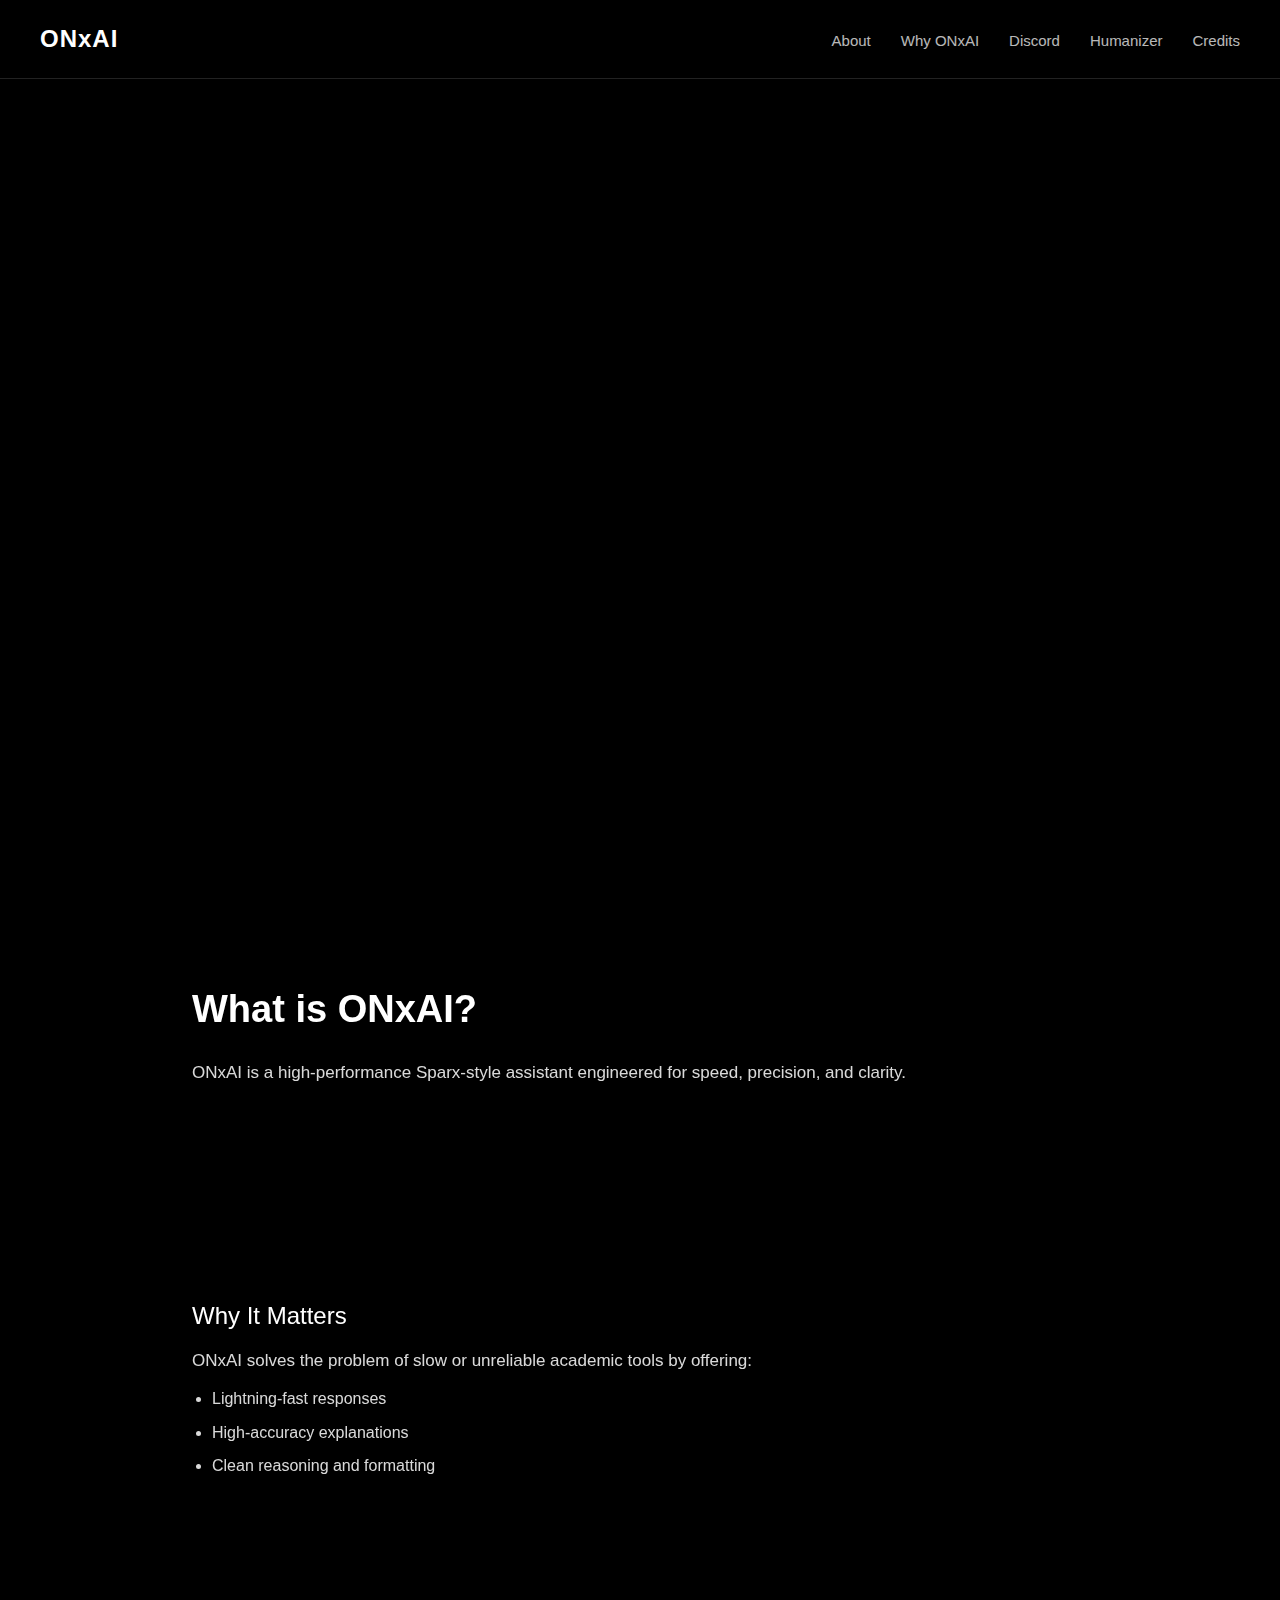
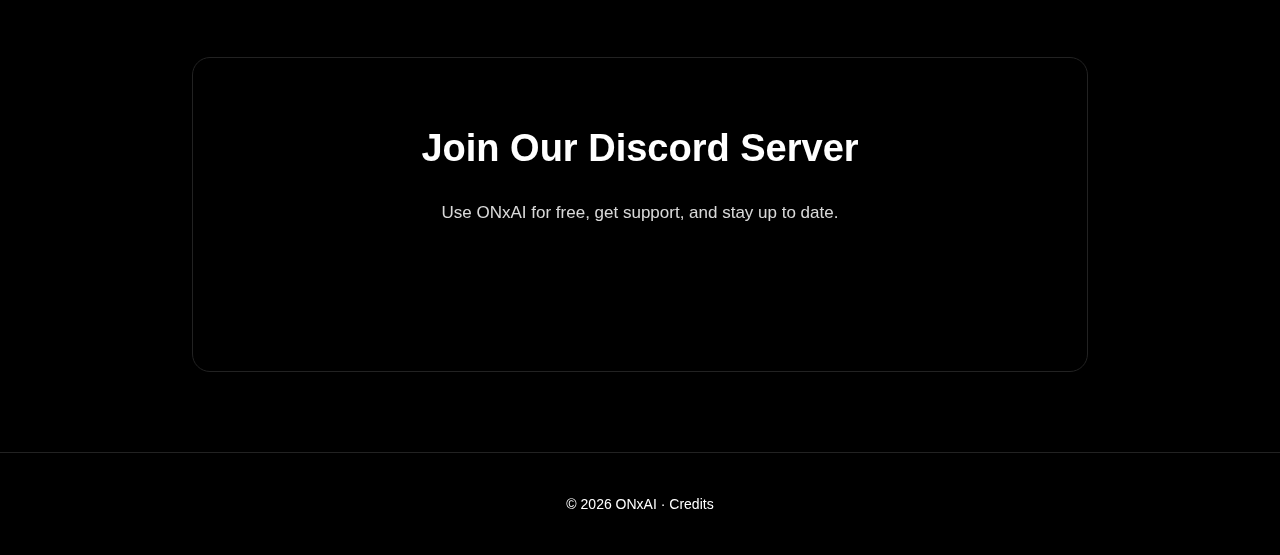
<file: index.html>
<!DOCTYPE html>
<html lang="en">
<head>
    <meta charset="utf-8">
    <meta http-equiv="X-UA-Compatible" content="IE=edge">
    <title>ONxAI</title>
    <meta name="viewport" content="width=device-width, initial-scale=1">

    <style>
        * {
            box-sizing: border-box;
            margin: 0;
            padding: 0;
            font-family: Arial, Helvetica, sans-serif;
        }

        body {
            background: #000;
            color: #fff;
            line-height: 1.6;
            overflow-x: hidden;
        }

        /* SCROLL GRADIENT OVERLAY */
        .scroll-gradient {
            position: fixed;
            inset: 0;
            background: linear-gradient(
                90deg,
                rgba(0, 0, 0, 1) 0%,
                rgba(69, 72, 79, 1) 50%,
                rgb(70, 73, 82) 100%
            );
            opacity: 0;
            pointer-events: none;
            z-index: -1;
            transition: opacity 0.1s linear;
        }

        /* NAV BAR */
        nav {
            position: sticky;
            top: 0;
            background: #000;
            padding: 16px 40px;
            display: flex;
            justify-content: space-between;
            align-items: center;
            border-bottom: 1px solid #222;
            z-index: 100;
        }

        nav h1 {
            font-size: 24px;
            cursor: pointer;
            letter-spacing: 1px;
        }

        nav ul {
            list-style: none;
            display: flex;
            gap: 30px;
        }

        nav ul li a {
            text-decoration: none;
            color: #fff;
            font-size: 15px;
            opacity: 0.85;
            transition: opacity 0.2s;
        }

        nav ul li a:hover {
            opacity: 1;
        }

        /* HERO */
        #hero {
            background-color: rgba(0, 0, 0, 1);
            transition: background-color 0.1s linear;            min-height: 90vh;
            display: flex;
            flex-direction: column;
            justify-content: center;
            align-items: center;
            text-align: center;
            padding: 0 12%;
            animation: fadeIn 1.2s ease forwards;
        }

        .hero-title {
            font-size: 64px;
            font-weight: 700;
            letter-spacing: 3px;
            opacity: 0;
            transform: translateY(20px);
            animation: slideUp 1s ease forwards;
        }

        .hero-subtitle {
            margin-top: 20px;
            font-size: 18px;
            max-width: 700px;
            opacity: 0;
            transform: translateY(20px);
            animation: slideUp 1s ease forwards;
            animation-delay: 0.3s;
        }

        .hero-btn {
            margin-top: 40px;
            padding: 14px 36px;
            border-radius: 30px;
            background: #fff;
            color: #000;
            border: none;
            font-size: 15px;
            font-weight: 600;
            cursor: pointer;
            opacity: 0;
            transform: translateY(20px);
            animation: slideUp 1s ease forwards;
            animation-delay: 0.6s;
            transition: transform 0.2s, opacity 0.2s;
        }

        .hero-btn:hover {
            transform: translateY(-2px);
            opacity: 0.9;
        }

        /* SECTIONS */
        section {
            padding: 90px 15%;
        }

        h2 {
            font-size: 38px;
            margin-bottom: 20px;
            font-weight: 600;
        }

        h3 {
            font-size: 24px;
            margin: 30px 0 12px;
            font-weight: 500;
        }

        p {
            font-size: 17px;
            opacity: 0.85;
            max-width: 800px;
        }

        ul {
            margin-top: 12px;
            margin-left: 20px;
        }

        ul li {
            margin-bottom: 8px;
            opacity: 0.85;
        }

        /* DISCORD */
        #discord {
            background-color: #000;
            border: 1px solid #222;
            border-radius: 18px;
            text-align: center;
            margin: 80px 15%;
            padding: 60px;
        }

        /* FOOTER */
        footer {
            background-color: #000;
            text-align: center;
            padding: 40px;
            border-top: 1px solid #222;
            font-size: 14px;
        }

        footer a {
            color: #fff;
            text-decoration: none;
        }

        footer a:hover {
            opacity: 0.8;
        }

        /* ANIMATIONS */
        @keyframes slideUp {
            to {
                opacity: 1;
                transform: translateY(0);
            }
        }

        @keyframes fadeIn {
            from { opacity: 0; }
            to { opacity: 1; }
        }

        /* RESPONSIVE */
        @media (max-width: 900px) {
            nav {
                flex-direction: column;
                gap: 12px;
            }

            section {
                padding: 60px 10%;
            }

            .hero-title {
                font-size: 42px;
            }
        }
    </style>
</head>

<body>

    <!-- GRADIENT OVERLAY -->
    <div class="scroll-gradient"></div>

    <!-- NAV BAR -->
    <nav>
        <h1 onclick="location.href='/'">ONxAI</h1>
        <ul>
            <li><a href="#about">About</a></li>
            <li><a href="#features">Why ONxAI</a></li>
            <li><a href="#discord">Discord</a></li>
            <li><a href="/humanizer/">Humanizer</a></li>
            <li><a href="/credits">Credits</a></li>
        </ul>
    </nav>

    <!-- HERO -->
    <section id="hero">
        <h2 class="hero-title">ONxAI</h2>
        <p class="hero-subtitle">
            The most advanced Sparx-style AI assistant.<br>
            Fast. Accurate. Reliable.
        </p>
        <a href="#discord">
            <button class="hero-btn">Get Started</button>
        </a>
    </section>

    <!-- ABOUT -->
    <section id="about">
        <h2>What is ONxAI?</h2>
        <p>
            ONxAI is a high-performance Sparx-style assistant engineered for speed,
            precision, and clarity.
        </p>
    </section>

    <!-- FEATURES -->
    <section id="features">
        <h3>Why It Matters</h3>
        <p>ONxAI solves the problem of slow or unreliable academic tools by offering:</p>
        <ul>
            <li>Lightning-fast responses</li>
            <li>High-accuracy explanations</li>
            <li>Clean reasoning and formatting</li>
        </ul>
    </section>

    <!-- DISCORD -->
    <section id="discord">
        <h2>Join Our Discord Server</h2>
        <p>Use ONxAI for free, get support, and stay up to date.</p>
        <a href="https://discord.gg/hpr8ssYHuJ" target="_blank">
            <button class="hero-btn">Join Discord</button>
        </a>
    </section>

    <!-- FOOTER -->
    <footer>
        © 2026 ONxAI · <a href="/credits">Credits</a>
    </footer>

    <!-- SCROLL SCRIPT -->
    <script>
        const gradient = document.querySelector(".scroll-gradient");
        const hero = document.querySelector("#hero");

        window.addEventListener("scroll", () => {
            const scrollY = window.scrollY;
            const maxScroll = window.innerHeight * 1.2;

            // progress from 0 → 1
            let progress = scrollY / maxScroll;
            progress = Math.min(Math.max(progress, 0), 1);

            // Gradient fades IN
            gradient.style.opacity = progress;

            // Hero background fades OUT
            const heroBgOpacity = 1 - progress * 2;
            hero.style.backgroundColor = `rgba(0, 0, 0, ${heroBgOpacity})`;
        });
    </script>

</body>
</html>
</file>
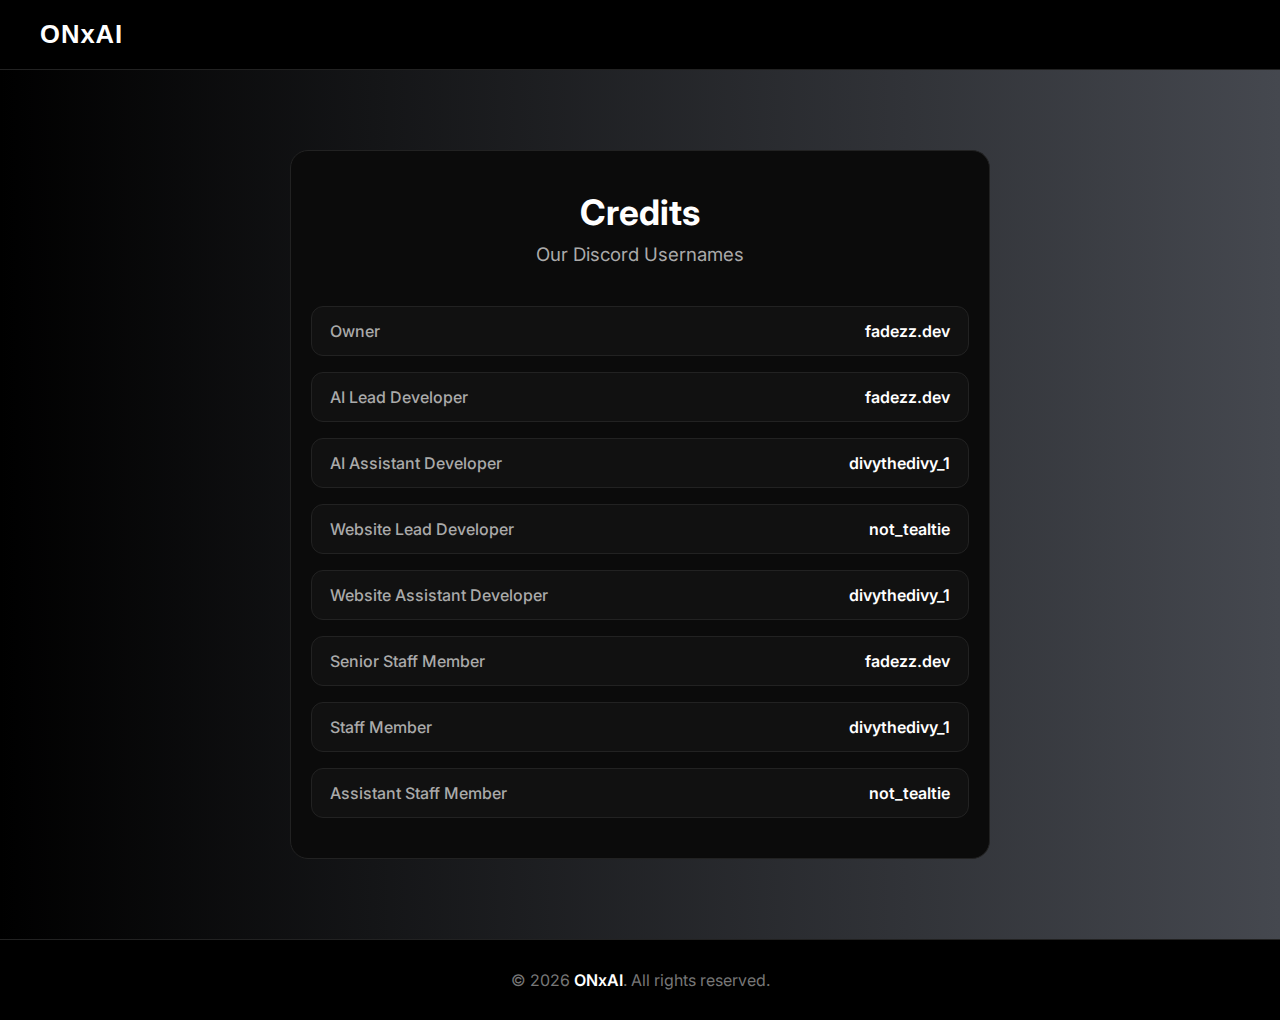
<file: credits/index.html>
<!DOCTYPE html>
<html lang="en">
<head>
<meta charset="UTF-8">
<meta name="viewport" content="width=device-width, initial-scale=1.0">
<title>ONxAI</title>

<link href="https://fonts.googleapis.com/css2?family=Inter:wght@400;600;700&display=swap" rel="stylesheet">

<style>
  * {
    margin: 0;
    padding: 0;
    box-sizing: border-box;
  }

  body {
    font-family: 'Inter', sans-serif;
    background: #000000;
    background: linear-gradient(90deg, rgba(0, 0, 0, 1) 0%, rgba(69, 72, 79, 1) 100%, rgba(71, 76, 99, 1) 50%);    color: #fff;
    min-height: 100vh;
  }

  /* Navbar / Header */
  nav {
    background-color: #000000;
    display: flex;
    align-items: center;
    padding: 20px 40px;
    border-bottom: 1px solid #222;
  }

  nav button {
    background: none;
    border: none;
    color: #fff;
    font-size: 1.6rem;
    font-weight: 700;
    cursor: pointer;
    letter-spacing: 1px;
  }

  nav button:hover {
    opacity: 0.8;
  }

  /* Credits Section */
  .credits {
    max-width: 700px;
    margin: 80px auto;
    padding: 40px 20px;
    background: #0b0b0b;
    border: 1px solid #222;
    border-radius: 18px;
  }

  .credits h1 {
    font-size: 2.2rem;
    margin-bottom: 10px;
    text-align: center;
  }

  .credits h3 {
    color: #aaa;
    font-weight: 400;
    margin-bottom: 40px;
    text-align: center;
  }

  .credits-list {
    display: flex;
    flex-direction: column;
    gap: 16px;
  }

  .credit-item {
    display: flex;
    justify-content: space-between;
    padding: 14px 18px;
    background: #111;
    border: 1px solid #222;
    border-radius: 12px;
  }

  .credit-role {
    color: #aaa;
    font-weight: 500;
  }

  .credit-name {
    font-weight: 600;
  }

  /* Footer */
  footer {
    background-color: #000000;
    text-align: center;
    padding: 30px 20px;
    border-top: 1px solid #222;
    color: #777;
  }

  footer span {
    color: #fff;
    font-weight: 600;
  }

  @media (max-width: 600px) {
    .credit-item {
      flex-direction: column;
      gap: 6px;
    }
  }
</style>
</head>
<body>

<!-- Header -->
<nav>
  <button onclick="runHomeClick()">ONxAI</button>
</nav>

<!-- Credits -->
<section class="credits">
  <h1>Credits</h1>
  <h3>Our Discord Usernames</h3>

  <div class="credits-list">
    <div class="credit-item">
      <span class="credit-role">Owner</span>
      <span class="credit-name">fadezz.dev</span>
    </div>

    <div class="credit-item">
      <span class="credit-role">AI Lead Developer</span>
      <span class="credit-name">fadezz.dev</span>
    </div>

    <div class="credit-item">
      <span class="credit-role">AI Assistant Developer</span>
      <span class="credit-name">divythedivy_1</span>
    </div>

    <div class="credit-item">
      <span class="credit-role">Website Lead Developer</span>
      <span class="credit-name">not_tealtie</span>
    </div>

    <div class="credit-item">
      <span class="credit-role">Website Assistant Developer</span>
      <span class="credit-name">divythedivy_1</span>
    </div>

    <div class="credit-item">
      <span class="credit-role">Senior Staff Member</span>
      <span class="credit-name">fadezz.dev</span>
    </div>

    <div class="credit-item">
      <span class="credit-role">Staff Member</span>
      <span class="credit-name">divythedivy_1</span>
    </div>

    <div class="credit-item">
      <span class="credit-role">Assistant Staff Member</span>
      <span class="credit-name">not_tealtie</span>
    </div>
  </div>
</section>

<!-- Footer -->
<footer>
  © 2026 <span>ONxAI</span>. All rights reserved.
</footer>

<script>
  function runHomeClick() {
    window.location.href = "/";
  }
</script>

</body>
</html>
</file>
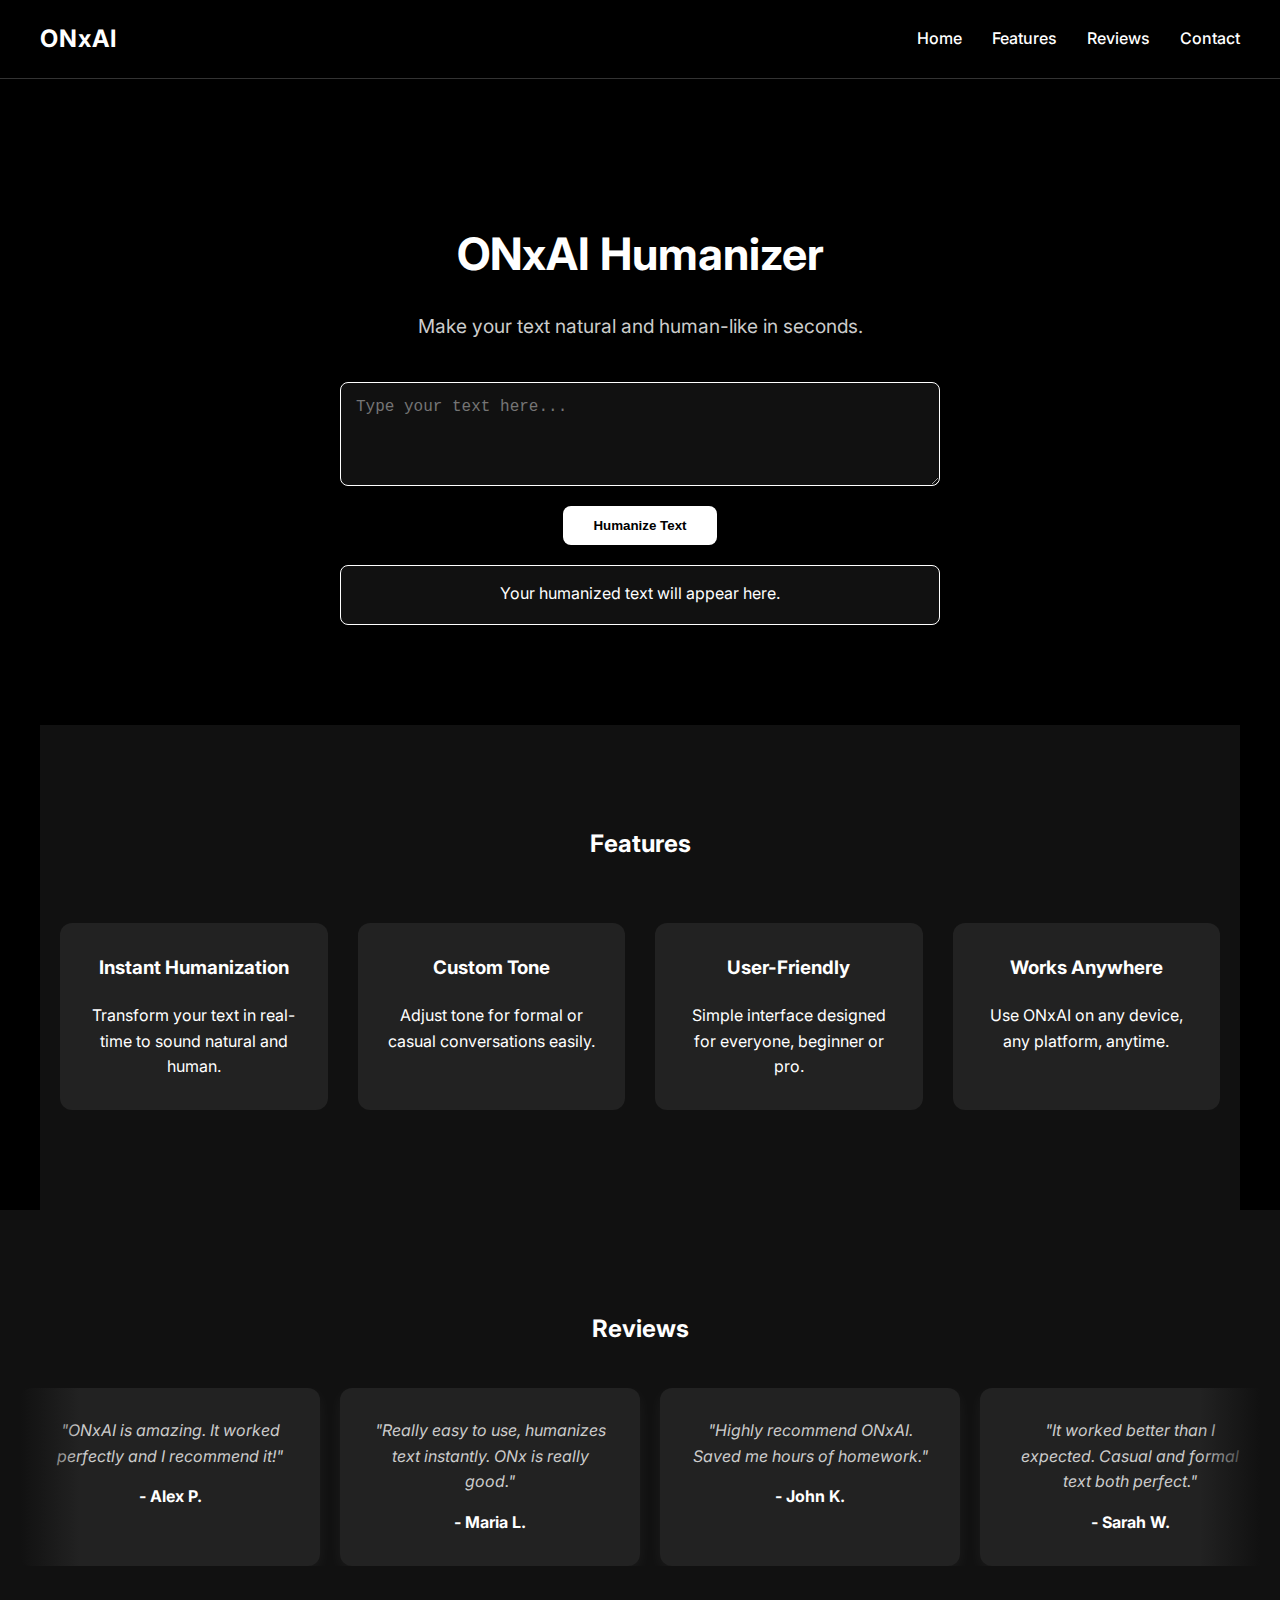
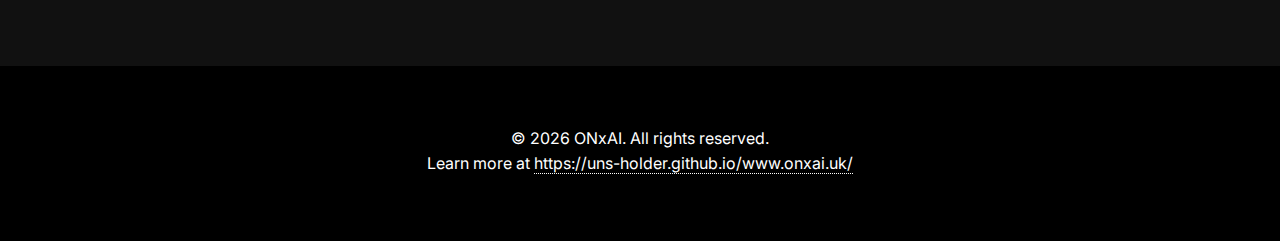
<file: humaniser/index.html>
<!DOCTYPE html>
<html lang="en">
<head>
<meta charset="UTF-8">
<meta name="viewport" content="width=device-width, initial-scale=1.0">
<title>ONxAI Humanizer</title>
<link href="https://fonts.googleapis.com/css2?family=Inter:wght@400;600;700&display=swap" rel="stylesheet">
<style>
  /* Reset & Base */
  * { box-sizing: border-box; margin: 0; padding: 0; }
  body { font-family: 'Inter', sans-serif; color: #fff; line-height: 1.6; background: #000; }
  a { text-decoration: none; color: inherit; }

  /* Navbar */
  nav {
    display: flex;
    justify-content: space-between;
    align-items: center;
    padding: 20px 40px;
    position: sticky;
    top: 0;
    background: #000;
    z-index: 1000;
    border-bottom: 1px solid #333;
  }
  nav .logo { font-weight: 700; font-size: 1.5rem; letter-spacing: 1px; }
  nav ul { display: flex; list-style: none; gap: 30px; }
  nav ul li a { font-weight: 500; transition: 0.3s; }
  nav ul li a:hover { color: #ff7e5f; }

  section { padding: 100px 20px; }

  h1, h2, h3 { font-weight: 700; margin-bottom: 20px; }

  /* Hero / AI Humanizer */
  #hero {
    text-align: center;
    padding: 140px 20px 100px;
  }
  #hero h1 { font-size: 2.8rem; margin-bottom: 20px; }
  #hero p { font-size: 1.2rem; margin-bottom: 40px; color: #ccc; }

  #humanizer {
    display: flex;
    flex-direction: column;
    align-items: center;
    gap: 20px;
    max-width: 600px;
    margin: 0 auto;
  }
  #humanizer textarea {
    width: 100%;
    padding: 15px;
    font-size: 16px;
    border-radius: 8px;
    border: 1px solid #fff;
    background: #111;
    color: #fff;
    outline: none;
  }
  #humanizer button {
    padding: 12px 30px;
    background: #fff;
    border: none;
    color: #000;
    font-weight: 600;
    cursor: pointer;
    border-radius: 8px;
    transition: 0.3s;
  }
  #humanizer button:hover { background: #ccc; }
  #output {
    background: #111;
    padding: 15px;
    border-radius: 8px;
    min-height: 60px;
    width: 100%;
    word-wrap: break-word;
    border: 1px solid #fff;
  }

  /* Features Section */
  #features {
    background: #111;
    display: flex;
    flex-direction: column;
    gap: 40px;
    max-width: 1200px;
    margin: 0 auto;
  }
  .feature-card {
    background: #222;
    padding: 30px;
    border-radius: 12px;
    flex: 1;
    text-align: center;
  }
  .features-grid {
    display: grid;
    grid-template-columns: repeat(auto-fit, minmax(250px, 1fr));
    gap: 30px;
  }

  /* Reviews Section */
  #reviews {
    background: #111;
    text-align: center;
    position: relative;
    overflow: hidden;
  }
  #reviews h2 { color: #fff; margin-bottom: 40px; }

  .reviews-wrapper {
    display: flex;
    overflow: hidden;
    position: relative;
  }

  .reviews-container {
    display: flex;
    gap: 20px;
  }

  .review-card {
    background: #222;
    padding: 30px;
    border-radius: 12px;
    min-width: 250px;
    max-width: 300px;
    flex: 0 0 auto;
    box-shadow: 0 5px 15px rgba(255,255,255,0.05);
    display: inline-block;
  }
  .review-card p { font-style: italic; margin-bottom: 15px; color: #ccc; }
  .review-card strong { display: block; color: #fff; }

  /* Fade edges */
  .reviews-wrapper::before,
  .reviews-wrapper::after {
    content: '';
    position: absolute;
    top: 0;
    width: 60px;
    height: 100%;
    z-index: 2;
  }
  .reviews-wrapper::before {
    left: 0;
    background: linear-gradient(to right, #111 0%, transparent 100%);
  }
  .reviews-wrapper::after {
    right: 0;
    background: linear-gradient(to left, #111 0%, transparent 100%);
  }

  /* Footer / Info */
  footer {
    background: #000;
    color: #fff;
    padding: 60px 20px;
    text-align: center;
  }
  footer a { color: #fff; border-bottom: 1px dotted #fff; }

  /* Responsive */
  @media(max-width:768px){
    #hero h1 { font-size: 2rem; }
    nav ul { gap: 15px; }
  }
</style>
</head>
<body>

<!-- Navbar -->
<nav>
  <div class="logo"><a href="/">ONxAI</a></div>
  <ul>
    <li><a href="#hero">Home</a></li>
    <li><a href="#features">Features</a></li>
    <li><a href="#reviews">Reviews</a></li>
    <li><a href="#footer">Contact</a></li>
  </ul>
</nav>

<!-- Hero / AI Humanizer -->
<section id="hero">
  <h1>ONxAI Humanizer</h1>
  <p>Make your text natural and human-like in seconds.</p>
  <div id="humanizer">
    <textarea id="inputText" rows="4" placeholder="Type your text here..."></textarea>
    <button onclick="humanizeText()">Humanize Text</button>
    <div id="output">Your humanized text will appear here.</div>
  </div>
</section>

<!-- Features -->
<section id="features">
  <h2 style="text-align:center;">Features</h2>
  <div class="features-grid">
    <div class="feature-card">
      <h3>Instant Humanization</h3>
      <p>Transform your text in real-time to sound natural and human.</p>
    </div>
    <div class="feature-card">
      <h3>Custom Tone</h3>
      <p>Adjust tone for formal or casual conversations easily.</p>
    </div>
    <div class="feature-card">
      <h3>User-Friendly</h3>
      <p>Simple interface designed for everyone, beginner or pro.</p>
    </div>
    <div class="feature-card">
      <h3>Works Anywhere</h3>
      <p>Use ONxAI on any device, any platform, anytime.</p>
    </div>
  </div>
</section>

<!-- Reviews -->
<section id="reviews">
  <h2>Reviews</h2>
  <div class="reviews-wrapper">
    <div class="reviews-container" id="reviewsContainer">
      <!-- Formal & casual reviews -->
      <div class="review-card"><p>"ONxAI is amazing. It worked perfectly and I recommend it!"</p><strong>- Alex P.</strong></div>
      <div class="review-card"><p>"Really easy to use, humanizes text instantly. ONx is really good."</p><strong>- Maria L.</strong></div>
      <div class="review-card"><p>"Highly recommend ONxAI. Saved me hours of homework."</p><strong>- John K.</strong></div>
      <div class="review-card"><p>"It worked better than I expected. Casual and formal text both perfect."</p><strong>- Sarah W.</strong></div>
      <div class="review-card"><p>"ONxAI is excellent! Makes everything sound natural."</p><strong>- David R.</strong></div>
      <div class="review-card"><p>"I recommend this to everyone. ONx is really good and reliable."</p><strong>- Emma F.</strong></div>
      <div class="review-card"><p>"Worked perfectly, casual and professional tone handled easily."</p><strong>- Chris M.</strong></div>
      <div class="review-card"><p>"ONxAI is the best tool for making text sound human. Highly recommend."</p><strong>- Laura S.</strong></div>
      <!-- Repeat for seamless scrolling -->
      <div class="review-card"><p>"ONxAI is amazing. It worked perfectly and I recommend it!"</p><strong>- Alex P.</strong></div>
      <div class="review-card"><p>"Really easy to use, ONx is really good."</p><strong>- Maria L.</strong></div>
    </div>
  </div>
</section>

<!-- Footer / Info -->
<footer id="footer">
  <p>© 2026 ONxAI. All rights reserved.</p>
  <p>Learn more at <a href="#">https://uns-holder.github.io/www.onxai.uk/</a></p>
</footer>

<script>
  // Simple AI Humanizer Simulation
  function humanizeText() {
    const input = document.getElementById('inputText').value;
    const output = document.getElementById('output');
    if (!input.trim()) {
      output.innerText = "Please enter some text.";
      return;
    }
    const humanized = input
      .replace(/\b(I|i)\b/g, "I")
      .replace(/\./g, ". ")
      .replace(/and/g, "and,")
      .replace(/but/g, "but,")
      .replace(/\s+/g, " ");
    output.innerText = humanized;
  }

  // Smooth continuous scrolling
  const container = document.getElementById('reviewsContainer');
  let scrollSpeed = 0.5; // pixels per frame
  let isHovered = false;

  container.parentElement.addEventListener('mouseenter', () => isHovered = true);
  container.parentElement.addEventListener('mouseleave', () => isHovered = false);

  function scrollReviews() {
    if (!isHovered) {
      container.scrollLeft += scrollSpeed;
      // reset for infinite loop
      if (container.scrollLeft >= container.scrollWidth / 2) {
        container.scrollLeft = 0;
      }
    }
    requestAnimationFrame(scrollReviews);
  }

  scrollReviews();
</script>

</body>
</html>
</file>
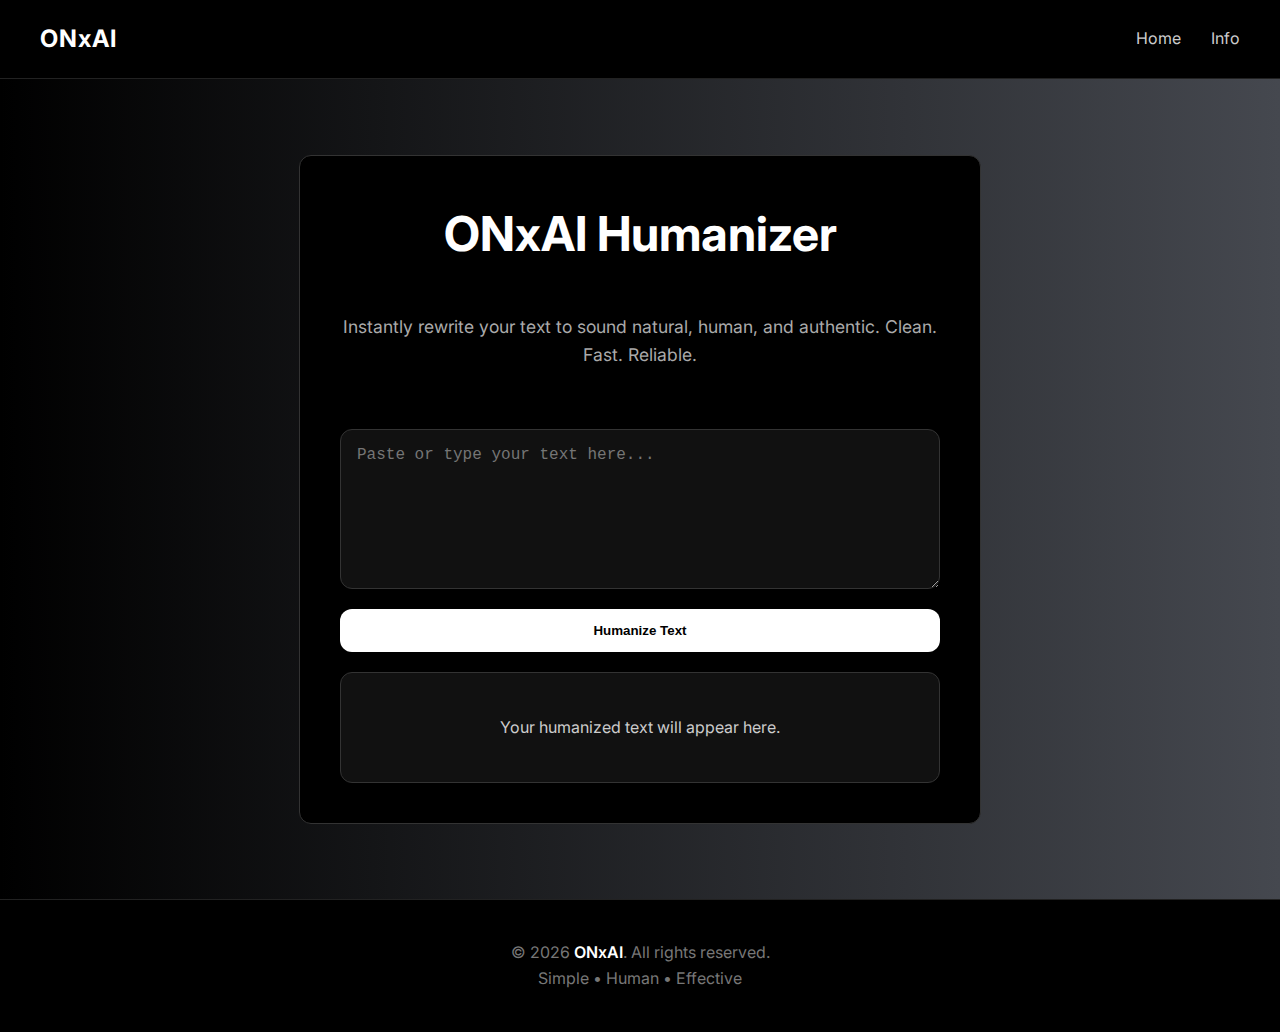
<file: humanizer/index.html>
<!DOCTYPE html>
<html lang="en">
<head>
<meta charset="UTF-8">
<meta name="viewport" content="width=device-width, initial-scale=1.0">
<title>ONxAI Humanizer</title>

<link href="https://fonts.googleapis.com/css2?family=Inter:wght@400;600;700&display=swap" rel="stylesheet">

<style>
  * {
    margin: 0;
    padding: 0;
    box-sizing: border-box;
  }

  body {
    font-family: 'Inter', sans-serif;
    background: #000000;
    background: linear-gradient(90deg, rgba(0, 0, 0, 1) 0%, rgba(69, 72, 79, 1) 100%, rgba(71, 76, 99, 1) 50%);    color: #fff;
    line-height: 1.6;
  }

  a {
    text-decoration: none;
    color: inherit;
  }

  /* Navbar */
  nav {
    position: sticky;
    top: 0;
    z-index: 1000;
    display: flex;
    justify-content: space-between;
    align-items: center;
    padding: 20px 40px;
    background: #000;
    border-bottom: 1px solid #222;
  }

  nav .logo {
    font-size: 1.5rem;
    font-weight: 700;
    letter-spacing: 1px;
  }

  nav ul {
    display: flex;
    gap: 30px;
    list-style: none;
  }

  nav ul li a {
    color: #ccc;
    transition: 0.3s;
  }

  nav ul li a:hover {
    color: #fff;
  }

  /* Hero */
  #hero {
    min-height: calc(100vh - 80px);
    display: flex;
    flex-direction: column;
    justify-content: center;
    align-items: center;
    text-align: center;
    padding: 40px 20px;
  }

  #hero-box {
    background-color: #000;
    display: flex;
    flex-direction: column;
    align-items: center;
    gap: 20px;
    padding: 40px;
    border: 1px solid #333;
    border-radius: 12px;

  }

  #hero h1 {
    font-size: 3rem;
    margin-bottom: 20px;
  }

  #hero p {
    color: #aaa;
    max-width: 600px;
    margin-bottom: 40px;
    font-size: 1.1rem;
  }

  /* Humanizer */
  .humanizer-box {
    width: 100%;
    max-width: 650px;
    display: flex;
    flex-direction: column;
    gap: 20px;
    background-color: #000;

  }

  textarea {
    width: 100%;
    min-height: 160px;
    padding: 16px;
    background: #111;
    color: #fff;
    border: 1px solid #333;
    border-radius: 12px;
    font-size: 16px;
    resize: vertical;
  }

  textarea:focus {
    outline: none;
    border-color: #fff;
  }

  button {
    padding: 14px;
    background: #fff;
    color: #000;
    border: none;
    border-radius: 12px;
    font-weight: 600;
    cursor: pointer;
    transition: 0.3s;
  }

  button:hover {
    background: #ddd;
  }

  .output {
    min-height: 100px;
    padding: 16px;
    background: #111;
    border: 1px solid #333;
    border-radius: 12px;
    color: #ccc;
    white-space: pre-wrap;
  }

  /* Footer */
  footer {
    background-color: #000;
    border-top: 1px solid #222;
    padding: 40px 20px;
    text-align: center;
    color: #777;
  }

  footer span {
    color: #fff;
    font-weight: 600;
  }

  @media (max-width: 768px) {
    #hero h1 {
      font-size: 2.2rem;
    }
    nav {
      padding: 15px 20px;
    }
    nav ul {
      gap: 15px;
    }
  }
</style>
</head>
<body>

<!-- Navbar -->
<nav>
  <div class="logo"><a href="/">ONxAI</a></div>
  <ul>
    <li><a href="#hero">Home</a></li>
    <li><a href="#footer">Info</a></li>
  </ul>
</nav>

<!-- Hero / AI Humanizer -->
<section id="hero">
  <div id="hero-box">
  <h1>ONxAI Humanizer</h1>
  <p>
    Instantly rewrite your text to sound natural, human, and authentic.
    Clean. Fast. Reliable.
  </p>

  <div class="humanizer-box">
    <textarea style="background-color: #111;" id="inputText" placeholder="Paste or type your text here..."></textarea>
    <button onclick="humanizeText()">Humanize Text</button>
    <div class="output" id="outputText">
Your humanized text will appear here.
    </div>
  </div>
  </div>
</section>

<!-- Footer -->
<footer id="footer">
  <p>© 2026 <span>ONxAI</span>. All rights reserved.</p>
  <p>Simple • Human • Effective</p>
</footer>

<script>
function humanizeText() {
  const inputEl = document.getElementById("inputText");
  const outputEl = document.getElementById("outputText");

  let text = inputEl.value.trim();
  if (!text) {
    outputEl.textContent = "Please enter some text to humanize.";
    return;
  }

  // Normalize spacing
  text = text.replace(/\s+/g, " ").trim();

  // Split into sentences
  let sentences = text.match(/[^.!?]+[.!?]*/g) || [text];

  const starters = [
    "Honestly,",
    "Overall,",
    "In general,",
    "From my perspective,",
    "That said,",
    "In most cases,"
  ];

  const softeners = [
    "kind of",
    "pretty much",
    "in a way",
    "for the most part"
  ];

  sentences = sentences.map((sentence, index) => {
    sentence = sentence.trim();

    // Capitalize
    sentence = sentence.charAt(0).toUpperCase() + sentence.slice(1);

    // De-robot phrases
    sentence = sentence
      .replace(/\btherefore\b/gi, "so")
      .replace(/\butilize\b/gi, "use")
      .replace(/\bindividuals\b/gi, "people")
      .replace(/\bassist\b/gi, "help")
      .replace(/\bin order to\b/gi, "to");

    // Add natural starter sometimes
    if (index !== 0 && Math.random() < 0.3) {
      sentence =
        starters[Math.floor(Math.random() * starters.length)] +
        " " +
        sentence;
    }

    // Soften tone sometimes
    if (Math.random() < 0.25) {
      const words = sentence.split(" ");
      const pos = Math.floor(words.length / 2);
      words.splice(
        pos,
        0,
        softeners[Math.floor(Math.random() * softeners.length)]
      );
      sentence = words.join(" ");
    }

    return sentence;
  });

  let result = sentences.join(" ");

  // Final polish
  result = result
    .replace(/\s([.!?])/g, "$1")
    .replace(/\bI am\b/gi, "I'm")
    .replace(/\bdo not\b/gi, "don't")
    .replace(/\bdoes not\b/gi, "doesn't")
    .replace(/\bcan not\b/gi, "can't");

  outputEl.textContent = result;
}
</script>

</body>
</html>
</file>
